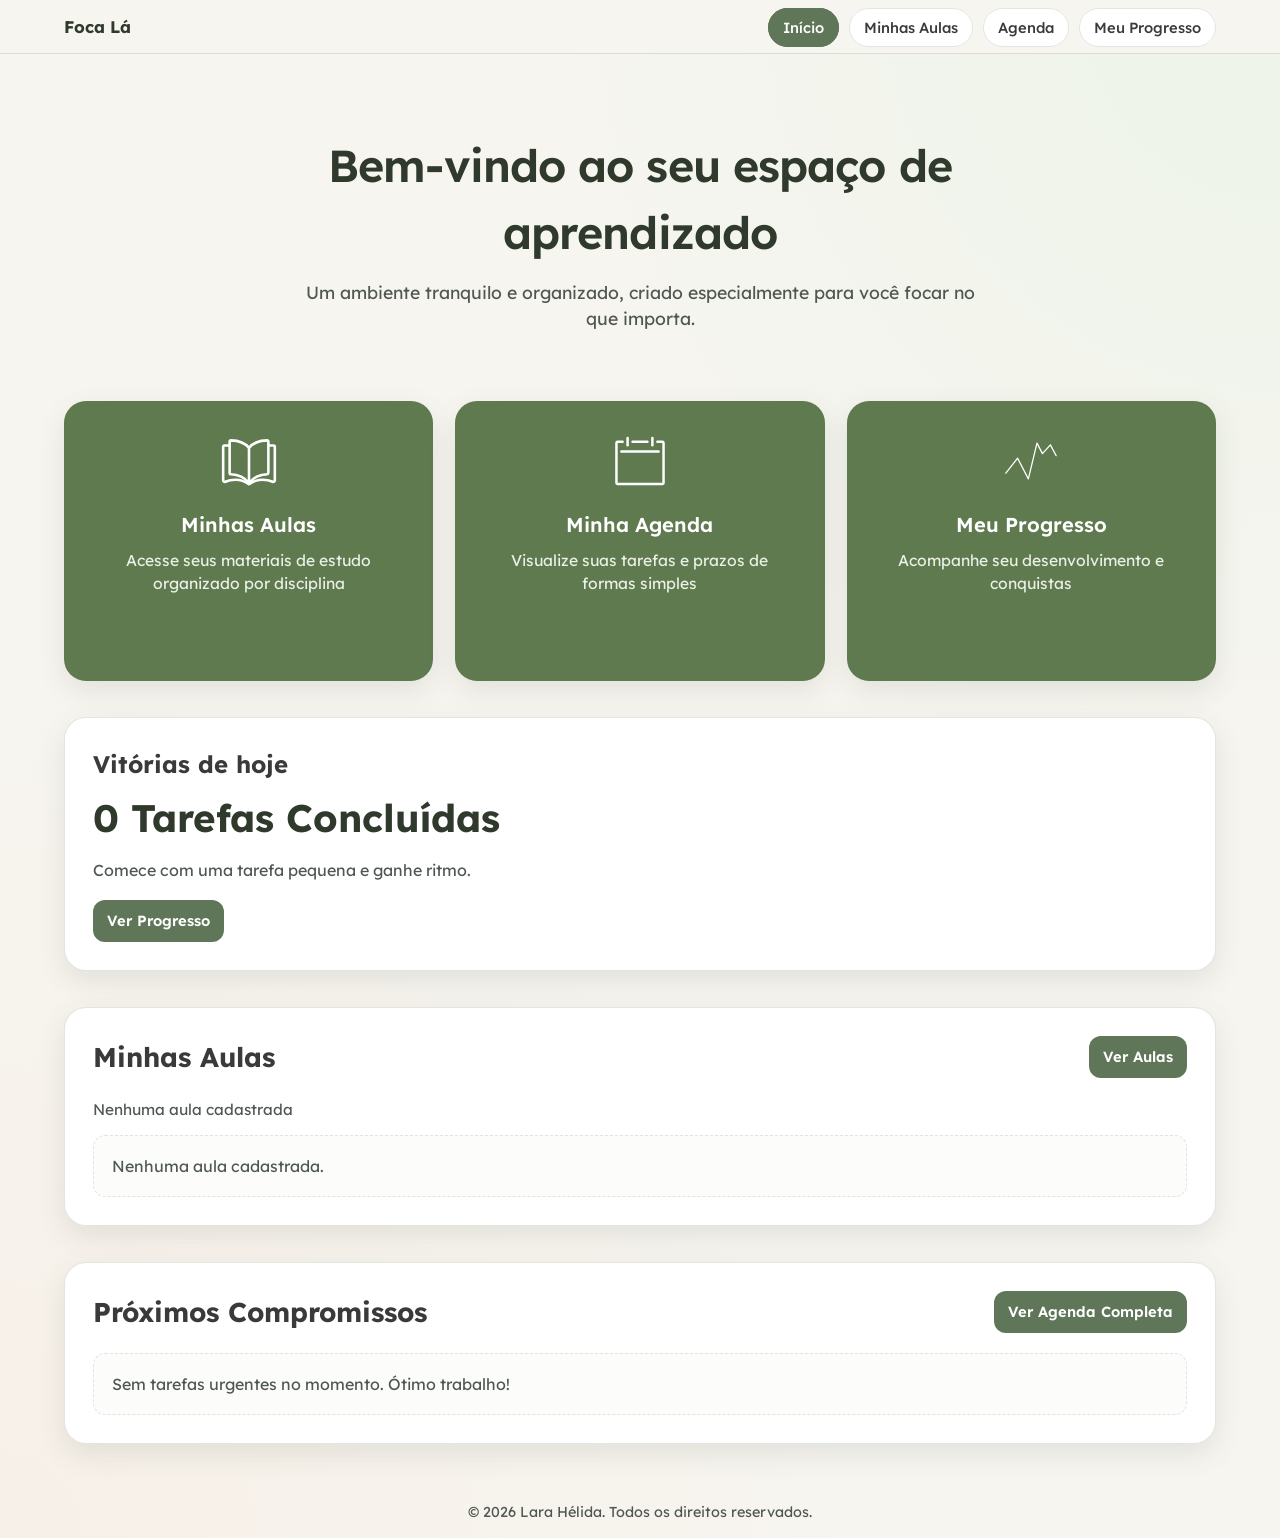
<file: index.html>
<!DOCTYPE html>
<html lang="en">
<head>
    <meta charset="UTF-8">
    <meta name="viewport" content="width=device-width, initial-scale=1.0">
    <link rel="stylesheet" href="assets/css/global.css">
    <link rel="stylesheet" href="assets/css/home.css">
    <link rel="preconnect" href="https://fonts.googleapis.com">
    <link rel="preconnect" href="https://fonts.gstatic.com" crossorigin>
    <link href="https://fonts.googleapis.com/css2?family=Lexend:wght@100..900&display=swap" rel="stylesheet">
    <link rel="shortcut icon" href="assets/images/fav.ico" type="image/x-icon">
    <title>Foca Lá | Home</title>
</head>
<body>
    <header class="site-nav">
        <div class="site-nav-inner">
            <a href="index.html" class="nav-brand">Foca Lá</a>
            <button class="nav-toggle" type="button" aria-expanded="false" aria-controls="main-nav-links">
                Menu
            </button>
            <ul id="main-nav-links" class="nav-links">
                <li><a href="index.html">Início</a></li>
                <li><a href="aulas.html">Minhas Aulas</a></li>
                <li><a href="agenda.html">Agenda</a></li>
                <li><a href="progresso.html">Meu Progresso</a></li>
            </ul>
        </div>
    </header>
    <main class="container">
        <section class="header">
            <h1>Bem-vindo ao seu espaço de aprendizado</h1>
            <p>Um ambiente tranquilo e organizado, criado especialmente para você focar no que importa.</p>
        </section>

        
        <nav class="menu-list">
            <a href="aulas.html" class="item-list">
                <svg width="64px" height="64px" viewBox="0 0 24 24" fill="none" xmlns="http://www.w3.org/2000/svg">
                        <g id="SVGRepo_bgCarrier" stroke-width="0"></g><g id="SVGRepo_tracerCarrier" stroke-linecap="round" stroke-linejoin="round"></g><g id="SVGRepo_iconCarrier"> <rect width="24" height="24" fill="transparent"></rect> <path d="M12 6.90909C10.8999 5.50893 9.20406 4.10877 5.00119 4.00602C4.72513 3.99928 4.5 4.22351 4.5 4.49965C4.5 6.54813 4.5 14.3034 4.5 16.597C4.5 16.8731 4.72515 17.09 5.00114 17.099C9.20405 17.2364 10.8999 19.0998 12 20.5M12 6.90909C13.1001 5.50893 14.7959 4.10877 18.9988 4.00602C19.2749 3.99928 19.5 4.21847 19.5 4.49461C19.5 6.78447 19.5 14.3064 19.5 16.5963C19.5 16.8724 19.2749 17.09 18.9989 17.099C14.796 17.2364 13.1001 19.0998 12 20.5M12 6.90909L12 20.5" stroke="#FFFFFF" stroke-linejoin="round"></path> <path d="M19.2353 6H21.5C21.7761 6 22 6.22386 22 6.5V19.539C22 19.9436 21.5233 20.2124 21.1535 20.0481C20.3584 19.6948 19.0315 19.2632 17.2941 19.2632C14.3529 19.2632 12 21 12 21C12 21 9.64706 19.2632 6.70588 19.2632C4.96845 19.2632 3.64156 19.6948 2.84647 20.0481C2.47668 20.2124 2 19.9436 2 19.539V6.5C2 6.22386 2.22386 6 2.5 6H4.76471" stroke="#FFFFFF" stroke-linejoin="round"></path> </g>
                </svg>
                <h2>Minhas Aulas</h2>
                <p>Acesse seus materiais de estudo organizado por disciplina</p>
            </a>
            <a href="agenda.html" class="item-list">
                <svg width="64px" height="64px" viewBox="-0.5 0 25 25" fill="none" xmlns="http://www.w3.org/2000/svg">
                        <g id="SVGRepo_bgCarrier" stroke-width="0"></g><g id="SVGRepo_tracerCarrier" stroke-linecap="round" stroke-linejoin="round"></g><g id="SVGRepo_iconCarrier"> <path d="M15 4.69632H9" stroke="#FFFFFF" stroke-miterlimit="10" stroke-linecap="round" stroke-linejoin="round"></path> <path d="M19 4.69632H21C21.28 4.69632 21.5 5.00995 21.5 5.40913V21.0909C21.5 21.49 21.28 21.8037 21 21.8037H19.37H14.62H9.37H4.62H3C2.72 21.8037 2.5 21.49 2.5 21.0909V5.40913C2.5 5.00995 2.72 4.69632 3 4.69632H5" stroke="#FFFFFF" stroke-miterlimit="10" stroke-linecap="round" stroke-linejoin="round"></path> <path d="M4.5 8.69632H19.5" stroke="#FFFFFF" stroke-miterlimit="10" stroke-linecap="round" stroke-linejoin="round"></path> <path d="M17 3.19632V6.19632" stroke="#FFFFFF" stroke-miterlimit="10" stroke-linecap="round" stroke-linejoin="round"></path> <path d="M7 3.19632V6.19632" stroke="#FFFFFF" stroke-miterlimit="10" stroke-linecap="round" stroke-linejoin="round"></path> </g>
                </svg>
                <h2>Minha Agenda</h2>
                <p>Visualize suas tarefas e prazos de formas simples</p>
            </a>
            <a href="progresso.html" class="item-list">
                <svg width="64px" height="64px" viewBox="0 0 48 48" xmlns="http://www.w3.org/2000/svg" fill="#000000">
                        <g id="SVGRepo_bgCarrier" stroke-width="0"></g><g id="SVGRepo_tracerCarrier" stroke-linecap="round" stroke-linejoin="round"></g><g id="SVGRepo_iconCarrier"><defs><style>.a{fill:none;stroke:#FFFFFF;stroke-linecap:round;stroke-linejoin:round;}</style></defs><path class="a" d="M4.5,33.3994l9.1545-11.57,8.2826,16.0354L28.63,10.1356l4.2337,8.1678L39.01,11.4818l4.49,8.4056"></path></g>
                </svg>
                <h2>Meu Progresso</h2>
                <p>Acompanhe seu desenvolvimento e conquistas</p>
            </a> 
        </nav>

        <section class="todays-wins-widget" aria-labelledby="todays-wins-title">
            <h2 id="todays-wins-title">Vitórias de hoje</h2>
            <p id="todays-wins-stat" class="wins-stat">0 Tarefas Concluídas</p>
            <p id="todays-wins-message" class="wins-message">Comece com uma tarefa pequena e ganhe ritmo.</p>
            <a href="progresso.html" class="btn-primary">Ver Progresso</a>
        </section>

        <section class="home-aulas-widget" aria-labelledby="home-aulas-title">
            <div class="widget-header">
                <h2 id="home-aulas-title">Minhas Aulas</h2>
                <a href="aulas.html" class="btn-primary">Ver Aulas</a>
            </div>
            <p id="home-aulas-count" class="widget-subtext">0 aulas ativas</p>
            <ul id="home-aulas-list" class="task-list compact-list" aria-live="polite"></ul>
        </section>

        <section class="home-agenda-widget" aria-labelledby="proximos-compromissos-titulo">
            <div class="widget-header">
                <h2 id="proximos-compromissos-titulo">Próximos Compromissos</h2>
                <a href="agenda.html" class="btn-primary">Ver Agenda Completa</a>
            </div>
            <ul id="upcoming-task-list" class="task-list compact-list" aria-live="polite"></ul>
        </section>
    </main>

    <footer>
        &copy; 2026 Lara Hélida. Todos os direitos reservados.
    </footer>

    <script src="assets/scripts/navigation.js"></script>
    <script src="assets/scripts/home-progress-widget.js"></script>
    <script src="assets/scripts/home-aulas-widget.js"></script>
    <script src="assets/scripts/home-agenda-widget.js"></script>
</body>
</html>
</file>
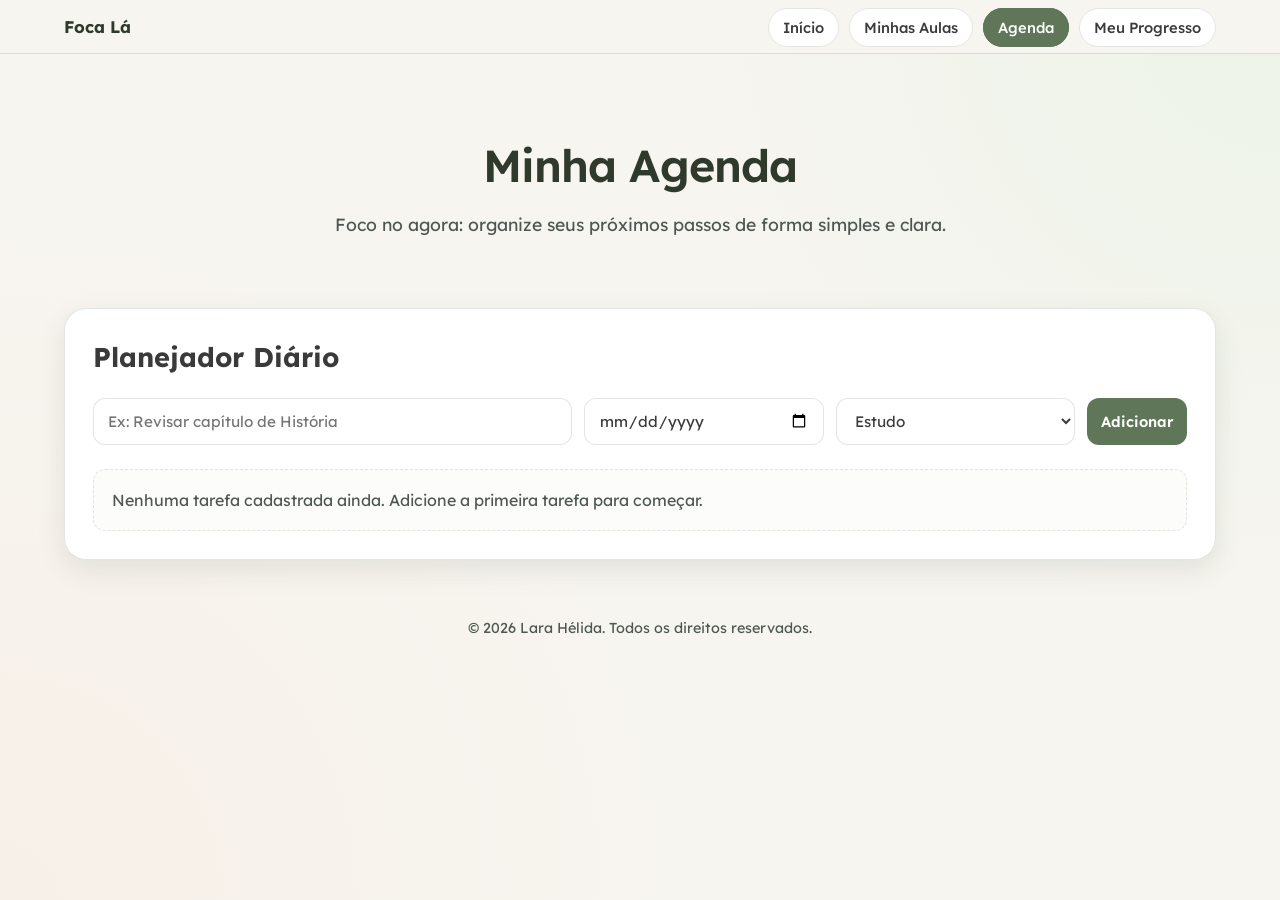
<file: agenda.html>
<!DOCTYPE html>
<html lang="pt-BR">
<head>
  <meta charset="UTF-8">
  <meta name="viewport" content="width=device-width, initial-scale=1.0">
  <link rel="stylesheet" href="assets/css/global.css">
  <link rel="stylesheet" href="assets/css/agenda.css">
  <link rel="preconnect" href="https://fonts.googleapis.com">
  <link rel="preconnect" href="https://fonts.gstatic.com" crossorigin>
  <link href="https://fonts.googleapis.com/css2?family=Lexend:wght@100..900&display=swap" rel="stylesheet">
  <link rel="shortcut icon" href="assets/images/fav.ico" type="image/x-icon">
  <title>Foca Lá | Agenda</title>
</head>
<body>
  <header class="site-nav">
    <div class="site-nav-inner">
      <a href="index.html" class="nav-brand">Foca Lá</a>
      <button class="nav-toggle" type="button" aria-expanded="false" aria-controls="main-nav-links">
        Menu
      </button>
      <ul id="main-nav-links" class="nav-links">
        <li><a href="index.html">Início</a></li>
        <li><a href="aulas.html">Minhas Aulas</a></li>
        <li><a href="agenda.html">Agenda</a></li>
        <li><a href="progresso.html">Meu Progresso</a></li>
      </ul>
    </div>
  </header>
  <main class="container agenda-page">
    <section class="header">
      <h1>Minha Agenda</h1>
      <p>Foco no agora: organize seus próximos passos de forma simples e clara.</p>
    </section>

    <section id="agenda" class="agenda-section" aria-labelledby="agenda-titulo">
      <h2 id="agenda-titulo">Planejador Diário</h2>

      <form id="task-form" class="task-form">
        <label for="task-title" class="sr-only">Nome da tarefa</label>
        <input id="task-title" name="title" type="text" placeholder="Ex: Revisar capítulo de História" required>

        <label for="task-date" class="sr-only">Data da tarefa</label>
        <input id="task-date" name="date" type="date" required>

        <label for="task-category" class="sr-only">Categoria da tarefa</label>
        <select id="task-category" name="category" required>
          <option value="Estudo">Estudo</option>
          <option value="Trabalho">Trabalho</option>
          <option value="Prova">Prova</option>
        </select>

        <button type="submit" class="btn-primary">Adicionar</button>
      </form>

      <ul id="task-list" class="task-list" aria-live="polite"></ul>
    </section>
  </main>

  <footer>
    &copy; 2026 Lara Hélida. Todos os direitos reservados.
  </footer>

  <script src="assets/scripts/navigation.js"></script>
  <script src="assets/scripts/agenda.js"></script>
</body>
</html>
</file>
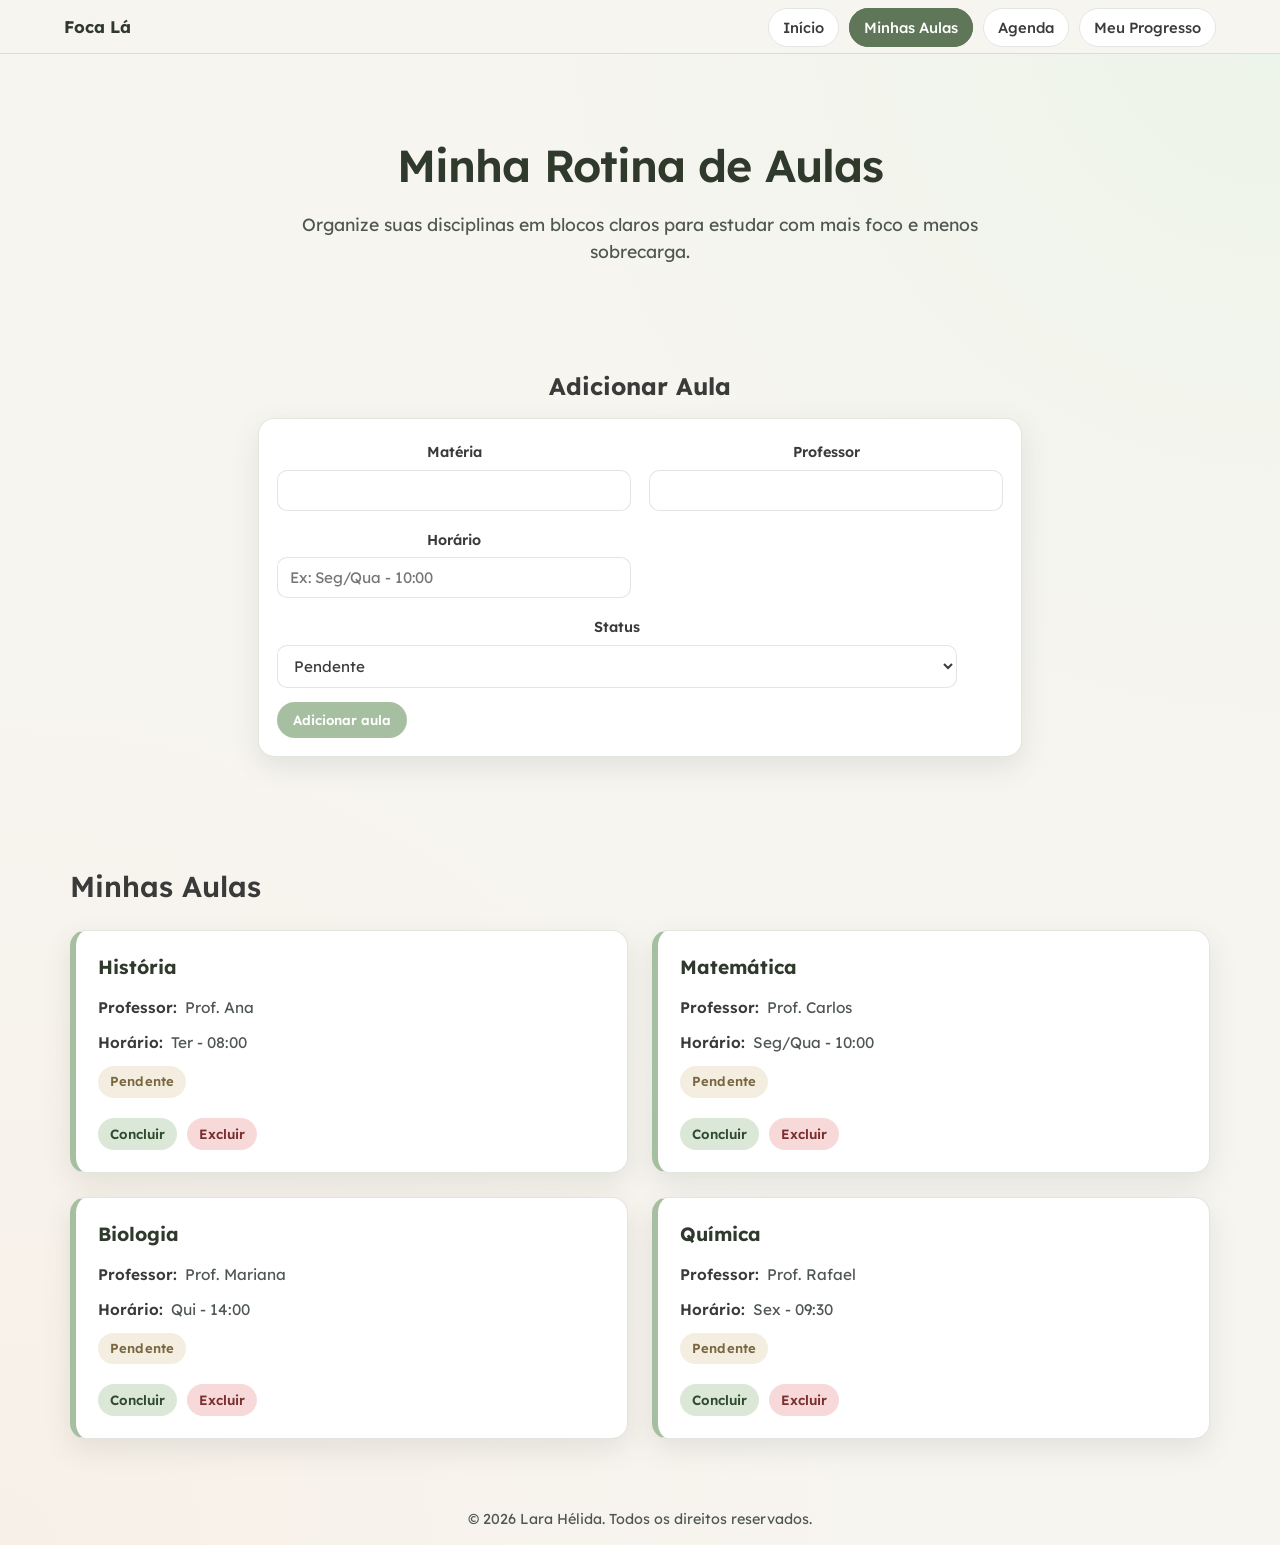
<file: aulas.html>
<!DOCTYPE html>
<html lang="pt-BR">
<head>
  <meta charset="UTF-8">
  <meta name="viewport" content="width=device-width, initial-scale=1.0">
  <link rel="stylesheet" href="assets/css/global.css">
  <link rel="stylesheet" href="assets/css/aulas.css">
  <link rel="preconnect" href="https://fonts.googleapis.com">
  <link rel="preconnect" href="https://fonts.gstatic.com" crossorigin>
  <link href="https://fonts.googleapis.com/css2?family=Lexend:wght@100..900&display=swap" rel="stylesheet">
  <link rel="shortcut icon" href="assets/images/fav.ico" type="image/x-icon">
  <title>Foca Lá | Minhas Aulas</title>
</head>
<body>
  <header class="site-nav">
    <div class="site-nav-inner">
      <a href="index.html" class="nav-brand">Foca Lá</a>
      <button class="nav-toggle" type="button" aria-expanded="false" aria-controls="main-nav-links">
        Menu
      </button>
      <ul id="main-nav-links" class="nav-links">
        <li><a href="index.html">Início</a></li>
        <li><a href="aulas.html">Minhas Aulas</a></li>
        <li><a href="agenda.html">Agenda</a></li>
        <li><a href="progresso.html">Meu Progresso</a></li>
      </ul>
    </div>
  </header>
  <main class="container aulas-page">
    <section class="header">
      <h1>Minha Rotina de Aulas</h1>
      <p>Organize suas disciplinas em blocos claros para estudar com mais foco e menos sobrecarga.</p>
    </section>

    <section class="header" aria-labelledby="nova-aula-titulo">
      <h2 id="nova-aula-titulo">Adicionar Aula</h2>
      <form id="aula-form" class="aula-form">
        <p>
          <label for="aula-materia">Matéria</label><br>
          <input id="aula-materia" name="materia" type="text" required>
        </p>
        <p>
          <label for="aula-professor">Professor</label><br>
          <input id="aula-professor" name="professor" type="text" required>
        </p>
        <p>
          <label for="aula-horario">Horário</label><br>
          <input id="aula-horario" name="horario" type="text" placeholder="Ex: Seg/Qua - 10:00" required>
        </p>
        <p>
          <label for="aula-status">Status</label><br>
          <select id="aula-status" name="status">
            <option value="Pendente">Pendente</option>
            <option value="Em Andamento">Em Andamento</option>
            <option value="Concluída">Concluída</option>
          </select>
        </p>
        <button type="submit">Adicionar aula</button>
      </form>
    </section>

    <section id="minhas-aulas" class="minhas-aulas" aria-labelledby="minhas-aulas-titulo">
      <h2 id="minhas-aulas-titulo">Minhas Aulas</h2>
      <ul id="aulas-lista" class="aulas-grid"></ul>
    </section>
  </main>

  <footer>
    &copy; 2026 Lara Hélida. Todos os direitos reservados.
  </footer>

  <script src="assets/scripts/navigation.js"></script>
  <script src="assets/scripts/aula.js"></script>
</body>
</html>
</file>
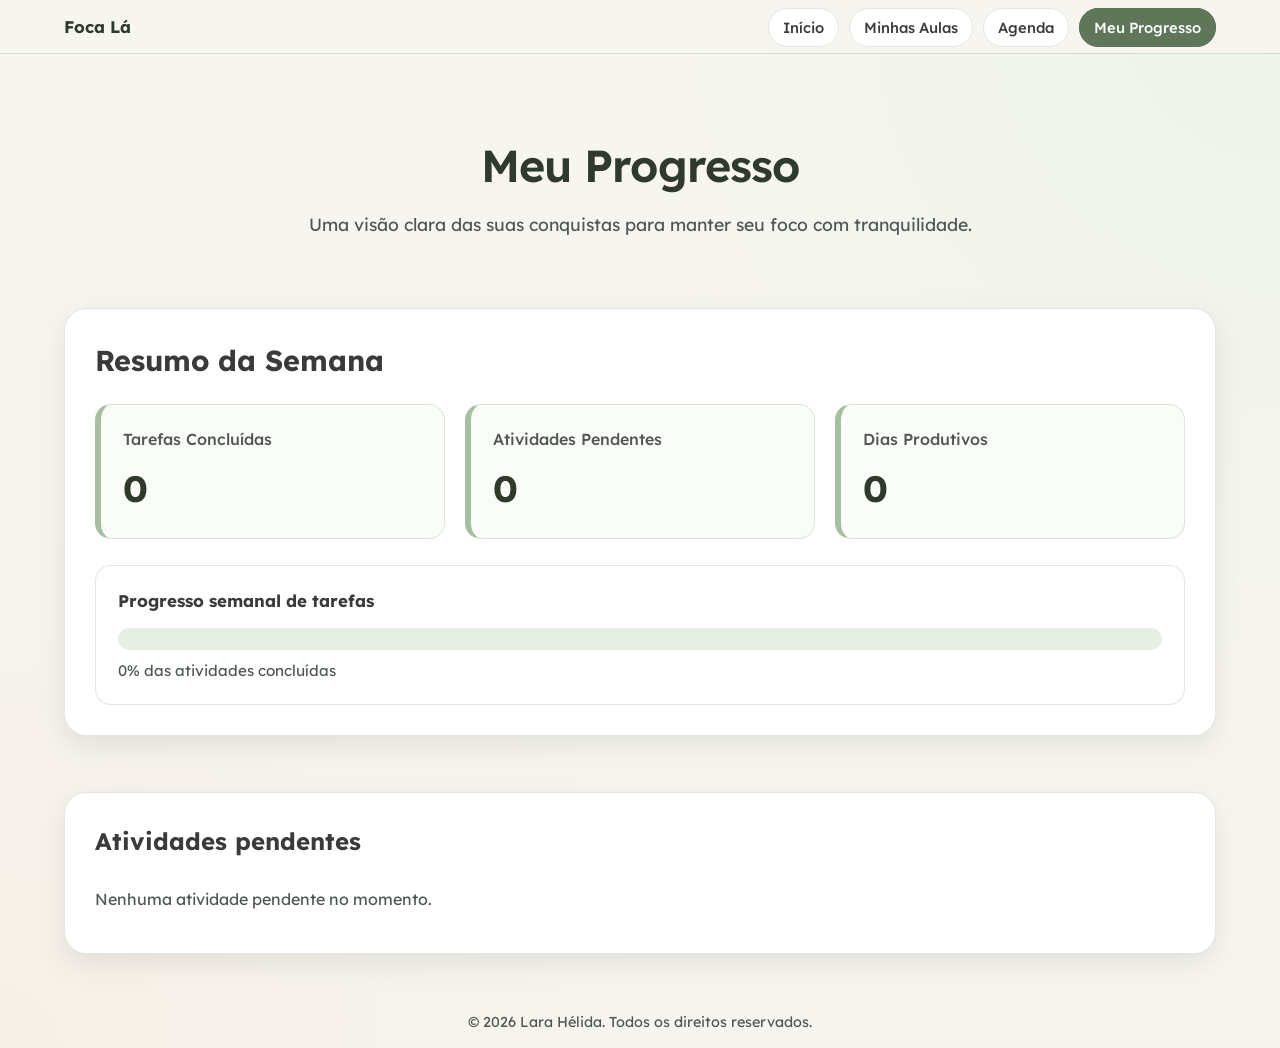
<file: progresso.html>
<!DOCTYPE html>
<html lang="pt-BR">
<head>
  <meta charset="UTF-8">
  <meta name="viewport" content="width=device-width, initial-scale=1.0">
  <link rel="stylesheet" href="assets/css/global.css">
  <link rel="stylesheet" href="assets/css/progresso.css">
  <link rel="preconnect" href="https://fonts.googleapis.com">
  <link rel="preconnect" href="https://fonts.gstatic.com" crossorigin>
  <link href="https://fonts.googleapis.com/css2?family=Lexend:wght@100..900&display=swap" rel="stylesheet">
  <link rel="shortcut icon" href="assets/images/fav.ico" type="image/x-icon">
  <title>Foca Lá | Meu Progresso</title>
</head>
<body>
  <header class="site-nav">
    <div class="site-nav-inner">
      <a href="index.html" class="nav-brand">Foca Lá</a>
      <button class="nav-toggle" type="button" aria-expanded="false" aria-controls="main-nav-links">
        Menu
      </button>
      <ul id="main-nav-links" class="nav-links">
        <li><a href="index.html">Início</a></li>
        <li><a href="aulas.html">Minhas Aulas</a></li>
        <li><a href="agenda.html">Agenda</a></li>
        <li><a href="progresso.html">Meu Progresso</a></li>
      </ul>
    </div>
  </header>
  <main class="container progress-page">
    <section class="header">
      <h1>Meu Progresso</h1>
      <p>Uma visão clara das suas conquistas para manter seu foco com tranquilidade.</p>
    </section>

    <section class="progress-dashboard" aria-labelledby="progress-title">
      <h2 id="progress-title">Resumo da Semana</h2>

      <div class="stats-grid" role="list">
        <article class="stat-card" role="listitem" aria-live="polite">
          <h3>Tarefas Concluídas</h3>
          <p id="completed-tasks" class="stat-value">0</p>
        </article>

        <article class="stat-card" role="listitem" aria-live="polite">
          <h3>Atividades Pendentes</h3>
          <p id="pending-count" class="stat-value">0</p>
        </article>

        <article class="stat-card" role="listitem" aria-live="polite">
          <h3>Dias Produtivos</h3>
          <p id="productive-days" class="stat-value">0</p>
        </article>
      </div>

      <article class="progress-block" aria-labelledby="weekly-progress-title">
        <h3 id="weekly-progress-title">Progresso semanal de tarefas</h3>
        <div class="progress-track" role="progressbar" aria-valuemin="0" aria-valuemax="100" aria-valuenow="0" aria-label="Progresso semanal">
          <div id="weekly-progress-fill" class="progress-fill"></div>
        </div>
        <p id="weekly-progress-text" class="progress-text">0% das tarefas da semana concluídas</p>
      </article>
    </section>

    <section class="pending-activities" aria-labelledby="pending-activities-title">
      <h2 id="pending-activities-title">Atividades pendentes</h2>
      <ul id="pending-tasks-list" class="pending-tasks-list" aria-live="polite">
        <li class="pending-empty">Nenhuma atividade pendente no momento.</li>
      </ul>
    </section>
  </main>

  <footer>
    &copy; 2026 Lara Hélida. Todos os direitos reservados.
  </footer>

  <script src="assets/scripts/navigation.js"></script>
  <script src="assets/scripts/progresso.js"></script>
</body>
</html>
</file>
<file: assets/css/global.css>
:root {
  --bg-color: #f7f5f0; /* off-white creme muito claro */
  --card-bg-color: #ffffff; /* branco puro */
  --primary-color: #a7bfa1; /* verde sálvia */
  --accent-color: #5f7758; /* verde musgo */
  --text-color: #3a3a3a; /* cinza grafite escuro */

  --bg: var(--bg-color);
  --chunk: var(--primary-color);
  --chunk-soft: #eaf1e7;
  --action: var(--accent-color);
  --action-hover: #536a4d;
  --text: var(--text-color);
  --text-soft: #4f5752;
  --focus: #6c8b64;
  --radius-xl: 28px;
  --radius-lg: 22px;
  --radius-md: 16px;
  --shadow-soft: 0 10px 28px rgba(78, 92, 74, 0.12);
  --shadow-hover: 0 16px 34px rgba(78, 92, 74, 0.2);
  --border-soft: rgba(95, 119, 88, 0.18);
}

* {
  box-sizing: border-box;
  margin: 0;
  padding: 0;
  font-family: "Lexend", sans-serif;
}

html,
body {
  min-height: 100%;
}

body {
  background:
    radial-gradient(circle at top right, #edf4e9 0%, transparent 40%),
    radial-gradient(circle at bottom left, #f7f0e8 0%, transparent 42%),
    var(--bg);
  color: var(--text);
  line-height: 1.5;
}

.site-nav {
  position: sticky;
  top: 0;
  z-index: 20;
  background: rgba(247, 245, 240, 0.95);
  border-bottom: 1px solid var(--border-soft);
  backdrop-filter: blur(4px);
}

.site-nav-inner {
  max-width: 1200px;
  margin: 0 auto;
  padding: 14px 24px;
  display: flex;
  align-items: center;
  justify-content: space-between;
  gap: 18px;
}

.nav-brand {
  color: #2f3a2c;
  text-decoration: none;
  font-weight: 700;
  font-size: 1.05rem;
}

.nav-toggle {
  display: none;
  border: 1px solid var(--border-soft);
  background: #fff;
  color: var(--text-color);
  border-radius: 12px;
  padding: 8px 12px;
  font-family: inherit;
  font-size: 0.95rem;
}

.nav-links {
  list-style: none;
  display: flex;
  align-items: center;
  gap: 10px;
}

.nav-links a {
  text-decoration: none;
  color: var(--text-color);
  background: #fff;
  border: 1px solid var(--border-soft);
  border-radius: 999px;
  padding: 9px 14px;
  font-size: 0.92rem;
  font-weight: 500;
}

.nav-links a:hover {
  background: #edf4e9;
}

.nav-links a:focus-visible,
.nav-toggle:focus-visible {
  outline: 3px solid var(--focus);
  outline-offset: 2px;
}

.nav-links a.is-active {
  background: var(--accent-color);
  color: #fff;
  border-color: var(--accent-color);
}

.container {
  display: flex;
  flex-direction: column;
  gap: 36px;
  align-items: center;
  max-width: 1200px;
  margin: 0 auto;
  padding: 44px 24px;
}

.header {
  width: 100%;
  max-width: 820px;
  padding: 34px 28px;
  text-align: center;
}

.header h1 {
  font-size: clamp(1.9rem, 4.5vw, 2.8rem);
  margin-bottom: 12px;
  font-weight: 600;
  letter-spacing: -0.02em;
  color: #2f3a2c;
}

.header p {
  max-width: 680px;
  margin: 0 auto;
  color: var(--text-soft);
  font-size: clamp(1rem, 2.4vw, 1.1rem);
}

.btn-primary,
.btn-soft,
.btn-danger {
  border: none;
  border-radius: 12px;
  padding: 10px 14px;
  font-size: 0.92rem;
  font-weight: 600;
  cursor: pointer;
  text-decoration: none;
  display: inline-flex;
  align-items: center;
  justify-content: center;
}

.btn-primary {
  background: var(--accent-color);
  color: #fff;
}

.btn-primary:hover {
  background: var(--action-hover);
}

.btn-soft {
  background: #e7efe4;
  color: #3f5740;
}

.btn-danger {
  background: #efe5e3;
  color: #7c4f47;
}

.task-tag {
  display: inline-block;
  padding: 4px 10px;
  border-radius: 999px;
  font-size: 0.78rem;
  font-weight: 600;
}

.tag-prova {
  background: #e8dfd3;
  color: #6f5a3e;
}

.tag-trabalho {
  background: #dfe9dc;
  color: #446040;
}

.tag-estudo {
  background: #e8efe4;
  color: #496045;
}

footer {
  text-align: center;
  padding: 14px 18px;
  color: var(--text-soft);
  font-size: 0.9rem;
}

@media (max-width: 980px) {
  .container {
    padding-top: 52px;
  }
}

@media (max-width: 860px) {
  .site-nav-inner {
    padding: 12px 18px;
    position: relative;
  }

  .nav-toggle {
    display: inline-flex;
    align-items: center;
    justify-content: center;
    min-height: 42px;
    min-width: 72px;
  }

  .site-nav-inner {
    flex-wrap: nowrap;
  }

  .nav-links {
    position: absolute;
    top: calc(100% + 8px);
    right: 18px;
    left: 18px;
    list-style: none;
    display: flex;
    flex-direction: column;
    align-items: stretch;
    gap: 8px;
    margin-top: 0;
    padding: 10px;
    border: 1px solid var(--border-soft);
    border-radius: 14px;
    background: rgba(255, 255, 255, 0.98);
    box-shadow: var(--shadow-soft);
    opacity: 0;
    visibility: hidden;
    transform: translateY(-8px);
    pointer-events: none;
    transition: opacity 0.2s ease, transform 0.2s ease, visibility 0.2s ease;
  }

  .nav-links.is-open {
    opacity: 1;
    visibility: visible;
    transform: translateY(0);
    pointer-events: auto;
  }

  .nav-links a {
    border-radius: 12px;
    padding: 12px 14px;
    min-height: 44px;
    display: flex;
    align-items: center;
  }
}

@media (max-width: 680px) {
  .container {
    gap: 24px;
    padding: 40px 18px;
  }

  .header {
    padding: 24px 18px;
    border-radius: 20px;
  }

  .btn-soft,
  .btn-danger,
  .btn-primary {
    width: 100%;
  }
}
</file>
<file: assets/css/home.css>
.menu-list {
  width: 100%;
  display: grid;
  gap: 22px;
  grid-template-columns: repeat(3, minmax(0, 1fr));
}

.item-list {
  display: flex;
  flex-direction: column;
  align-items: center;
  text-align: center;
  text-decoration: none;
  color: inherit;
  background-color: #5f7a4e;
  border: 1px solid var(--border-soft);
  border-radius: var(--radius-lg);
  padding: 28px 20px 24px;
  box-shadow: var(--shadow-soft);
  backdrop-filter: blur(2px);
  transition: transform 0.5s ease, box-shadow 0.5s ease, border-color 0.5s ease;
  min-height: 280px;
}

.item-list:hover {
  transform: translateY(-5px);
  border-color: rgba(95, 119, 88, 0.32);
  box-shadow: var(--shadow-hover);
}

.item-list:focus-visible {
  outline: 3px solid var(--focus);
  outline-offset: 3px;
}

.item-list svg {
  width: 62px;
  height: 62px;
  margin-bottom: 18px;
}

.item-list h2 {
  font-size: 1.26rem;
  margin-bottom: 8px;
  color: #fff;
  font-weight: 600;
}

.item-list p {
  color: var(--chunk-soft);
  font-size: 0.98rem;
  max-width: 28ch;
}

.todays-wins-widget,
.home-aulas-widget,
.home-agenda-widget {
  width: 100%;
  background: var(--card-bg-color);
  border: 1px solid var(--border-soft);
  border-radius: var(--radius-lg);
  box-shadow: var(--shadow-soft);
  padding: 28px;
}

.widget-header {
  display: flex;
  align-items: center;
  justify-content: space-between;
  gap: 16px;
  margin-bottom: 20px;
  flex-wrap: wrap;
}

.widget-header h2 {
  font-size: clamp(1.3rem, 2.8vw, 1.7rem);
  color: var(--text-color);
}

.widget-subtext {
  color: var(--text-soft);
  margin-bottom: 14px;
  font-size: 0.96rem;
}

.task-list {
  list-style: none;
  display: flex;
  flex-direction: column;
  gap: 16px;
}

.task-card {
  background: #fff;
  border: 1px solid var(--border-soft);
  border-left: 6px solid var(--primary-color);
  border-radius: 14px;
  padding: 18px;
  display: flex;
  justify-content: space-between;
  align-items: center;
  gap: 16px;
}

.task-card.compact {
  padding: 14px 16px;
}

.task-main h3 {
  font-size: 1.04rem;
  color: #2f3a2c;
  margin-bottom: 6px;
}

.task-date {
  color: var(--text-soft);
  font-size: 0.9rem;
  margin-bottom: 8px;
}

.wins-stat {
  font-size: clamp(1.8rem, 4vw, 2.4rem);
  color: #2f3a2c;
  font-weight: 700;
  margin: 8px 0 10px;
}

.wins-message {
  color: var(--text-soft);
  font-size: 1rem;
  margin-bottom: 18px;
  max-width: 52ch;
}

.task-empty {
  padding: 18px;
  border: 1px dashed var(--border-soft);
  border-radius: 12px;
  color: var(--text-soft);
  background: #fcfdfb;
}

.compact-list .task-card {
  align-items: flex-start;
}

@media (max-width: 980px) {
  .menu-list {
    grid-template-columns: repeat(2, minmax(0, 1fr));
  }
}

@media (max-width: 680px) {
  .menu-list {
    grid-template-columns: 1fr;
  }

  .item-list {
    min-height: 240px;
    padding: 24px 18px;
  }

  .task-card {
    flex-direction: column;
    align-items: flex-start;
  }
}
</file>
<file: assets/css/agenda.css>
.agenda-section {
  width: 100%;
  background: var(--card-bg-color);
  border: 1px solid var(--border-soft);
  border-radius: var(--radius-lg);
  box-shadow: var(--shadow-soft);
  padding: 28px;
}

.agenda-section h2 {
  font-size: clamp(1.3rem, 2.8vw, 1.7rem);
  color: var(--text-color);
}

.task-form {
  display: grid;
  grid-template-columns: 2fr 1fr 1fr auto;
  gap: 12px;
  margin: 20px 0 24px;
}

.task-form input,
.task-form select {
  border: 1px solid var(--border-soft);
  border-radius: 12px;
  padding: 12px 14px;
  font-size: 0.95rem;
  color: var(--text-color);
  background: #fff;
}

.task-form input:focus,
.task-form select:focus {
  outline: 2px solid var(--focus);
  outline-offset: 1px;
}

.task-list {
  list-style: none;
  display: flex;
  flex-direction: column;
  gap: 16px;
}

.task-card {
  background: #fff;
  border: 1px solid var(--border-soft);
  border-left: 6px solid var(--primary-color);
  border-radius: 14px;
  padding: 18px;
  display: flex;
  justify-content: space-between;
  align-items: center;
  gap: 16px;
}

.task-main h3 {
  font-size: 1.04rem;
  color: #2f3a2c;
  margin-bottom: 6px;
}

.task-date {
  color: var(--text-soft);
  font-size: 0.9rem;
  margin-bottom: 8px;
}

.task-actions {
  display: flex;
  gap: 8px;
  flex-wrap: wrap;
}

.task-card.is-completed {
  opacity: 0.72;
  background: #f8faf7;
  border-left-color: #b9c8b4;
}

.task-card.is-completed .task-main h3 {
  font-weight: 500;
}

.task-empty {
  padding: 18px;
  border: 1px dashed var(--border-soft);
  border-radius: 12px;
  color: var(--text-soft);
  background: #fcfdfb;
}

.sr-only {
  position: absolute;
  width: 1px;
  height: 1px;
  overflow: hidden;
  clip: rect(0, 0, 0, 0);
  white-space: nowrap;
  clip-path: inset(50%);
}

@media (max-width: 680px) {
  .task-form {
    grid-template-columns: 1fr;
  }

  .task-card {
    flex-direction: column;
    align-items: flex-start;
  }

  .task-actions {
    width: 100%;
  }
}
</file>
<file: assets/css/aulas.css>
.aula-form {
  margin-top: 14px;
  display: grid;
  grid-template-columns: repeat(2, minmax(0, 1fr));
  gap: 14px 18px;
  background: var(--card-bg-color);
  border: 1px solid var(--border-soft);
  border-radius: var(--radius-md);
  box-shadow: var(--shadow-soft);
  padding: 18px;
}

.aula-form p {
  margin: 0;
}

.aula-form p:last-of-type {
  grid-column: 1 / -1;
}

.aula-form label {
  font-size: 0.9rem;
  font-weight: 600;
  color: var(--text-color);
}

.aula-form input,
.aula-form select {
  width: 100%;
  margin-top: 6px;
  border: 1px solid var(--border-soft);
  border-radius: 10px;
  padding: 10px 12px;
  font-size: 0.95rem;
  font-family: inherit;
  background: #fff;
  color: var(--text-color);
}

.aula-form button {
  grid-column: 1 / -1;
  width: fit-content;
  border: none;
  border-radius: 999px;
  padding: 10px 16px;
  font-weight: 600;
  font-family: inherit;
  color: #fff;
  background: var(--primary-color);
  cursor: pointer;
}

.aula-form button:hover {
  filter: brightness(0.95);
}

.minhas-aulas {
  width: 100%;
  margin-top: 8px;
  padding: 30px 6px 12px;
}

.minhas-aulas h2 {
  font-size: clamp(1.4rem, 3vw, 1.8rem);
  color: var(--text-color);
  margin-bottom: 22px;
  font-weight: 600;
}

.aulas-grid {
  list-style: none;
  display: grid;
  grid-template-columns: repeat(2, minmax(0, 1fr));
  gap: 24px;
}

.aula-card {
  background: var(--card-bg-color);
  border: 1px solid var(--border-soft);
  border-left: 6px solid var(--primary-color);
  border-radius: var(--radius-md);
  box-shadow: var(--shadow-soft);
  padding: 22px;
  min-height: 170px;
  display: flex;
  flex-direction: column;
  gap: 12px;
}

.aula-card h3 {
  color: #2f3a2c;
  font-size: 1.2rem;
  margin-bottom: 2px;
}

.aula-meta {
  color: var(--text-soft);
  font-size: 0.96rem;
  display: flex;
  gap: 8px;
  flex-wrap: wrap;
}

.aula-meta .label {
  font-weight: 600;
  color: var(--text-color);
}

.status {
  margin-top: auto;
  align-self: flex-start;
  border-radius: 999px;
  padding: 6px 12px;
  font-size: 0.82rem;
  font-weight: 600;
  letter-spacing: 0.01em;
}

.status-pendente {
  background: #f3eedf;
  color: #7a6641;
}

.status-andamento {
  background: #e4eee0;
  color: #496045;
}

.status-concluida {
  background: #dce8d7;
  color: #2f4a2e;
}

.aula-actions {
  margin-top: 8px;
  display: flex;
  gap: 10px;
  flex-wrap: wrap;
}

.aula-actions button {
  border: none;
  border-radius: 999px;
  padding: 8px 12px;
  font-size: 0.84rem;
  font-weight: 600;
  font-family: inherit;
  cursor: pointer;
}

.btn-concluir {
  background: #dce8d7;
  color: #2f4a2e;
}

.btn-excluir {
  background: #f8d9d9;
  color: #7a2f2f;
}

@media (max-width: 680px) {
  .aula-form {
    grid-template-columns: 1fr;
    padding: 14px;
  }

  .aulas-grid {
    grid-template-columns: 1fr;
    gap: 18px;
  }

  .minhas-aulas {
    padding: 18px 2px 8px;
  }

  .aula-card {
    padding: 18px;
  }
}
</file>
<file: assets/css/progresso.css>
.progress-dashboard {
  width: 100%;
  background: var(--card-bg-color);
  border: 1px solid var(--border-soft);
  border-radius: var(--radius-lg);
  box-shadow: var(--shadow-soft);
  padding: 30px;
}

.progress-dashboard h2 {
  font-size: clamp(1.4rem, 3vw, 1.8rem);
  color: var(--text-color);
  margin-bottom: 22px;
}

.stats-grid {
  display: grid;
  grid-template-columns: repeat(3, minmax(0, 1fr));
  gap: 20px;
  margin-bottom: 26px;
}

.stat-card {
  background: #f9fcf7;
  border: 1px solid var(--border-soft);
  border-left: 6px solid var(--primary-color);
  border-radius: var(--radius-md);
  padding: 22px;
}

.stat-card h3 {
  color: var(--text-soft);
  font-size: 1rem;
  font-weight: 500;
  margin-bottom: 10px;
}

.stat-value {
  font-size: clamp(1.8rem, 4vw, 2.3rem);
  font-weight: 700;
  color: #2f3a2c;
}

.progress-block {
  background: #fff;
  border: 1px solid var(--border-soft);
  border-radius: var(--radius-md);
  padding: 22px;
}

.progress-block h3 {
  color: var(--text-color);
  font-size: 1.06rem;
  margin-bottom: 14px;
}

.progress-track {
  width: 100%;
  height: 22px;
  border-radius: 999px;
  background: #e7efe4;
  overflow: hidden;
}

.progress-fill {
  width: 0%;
  height: 100%;
  background: var(--accent-color);
  border-radius: 999px;
}

.progress-text {
  margin-top: 10px;
  color: var(--text-soft);
  font-size: 0.95rem;
}

.pending-activities {
  width: 100%;
  margin-top: 20px;
  background: var(--card-bg-color);
  border: 1px solid var(--border-soft);
  border-radius: var(--radius-lg);
  box-shadow: var(--shadow-soft);
  padding: 30px;
}

.pending-activities h2 {
  font-size: clamp(1.2rem, 2.4vw, 1.5rem);
  color: var(--text-color);
  margin-bottom: 16px;
}

.pending-tasks-list {
  list-style: none;
  margin: 0;
  padding: 0;
  display: grid;
  gap: 12px;
}

.pending-task-item {
  background: #fff;
  border: 1px solid var(--border-soft);
  border-radius: var(--radius-md);
  padding: 14px 16px;
}

.pending-task-content h3 {
  margin: 0 0 6px;
  font-size: 1rem;
  color: var(--text-color);
}

.pending-task-content p {
  margin: 0;
  color: var(--text-soft);
  font-size: 0.92rem;
}

.pending-empty {
  padding: 12px 0;
  color: var(--text-soft);
}

@media (max-width: 980px) {
  .stats-grid {
    grid-template-columns: 1fr 1fr;
  }
}

@media (max-width: 680px) {
  .progress-dashboard,
  .pending-activities {
    padding: 20px;
  }

  .stats-grid {
    grid-template-columns: 1fr;
  }

  .stat-card,
  .progress-block {
    padding: 18px;
  }
}
</file>
